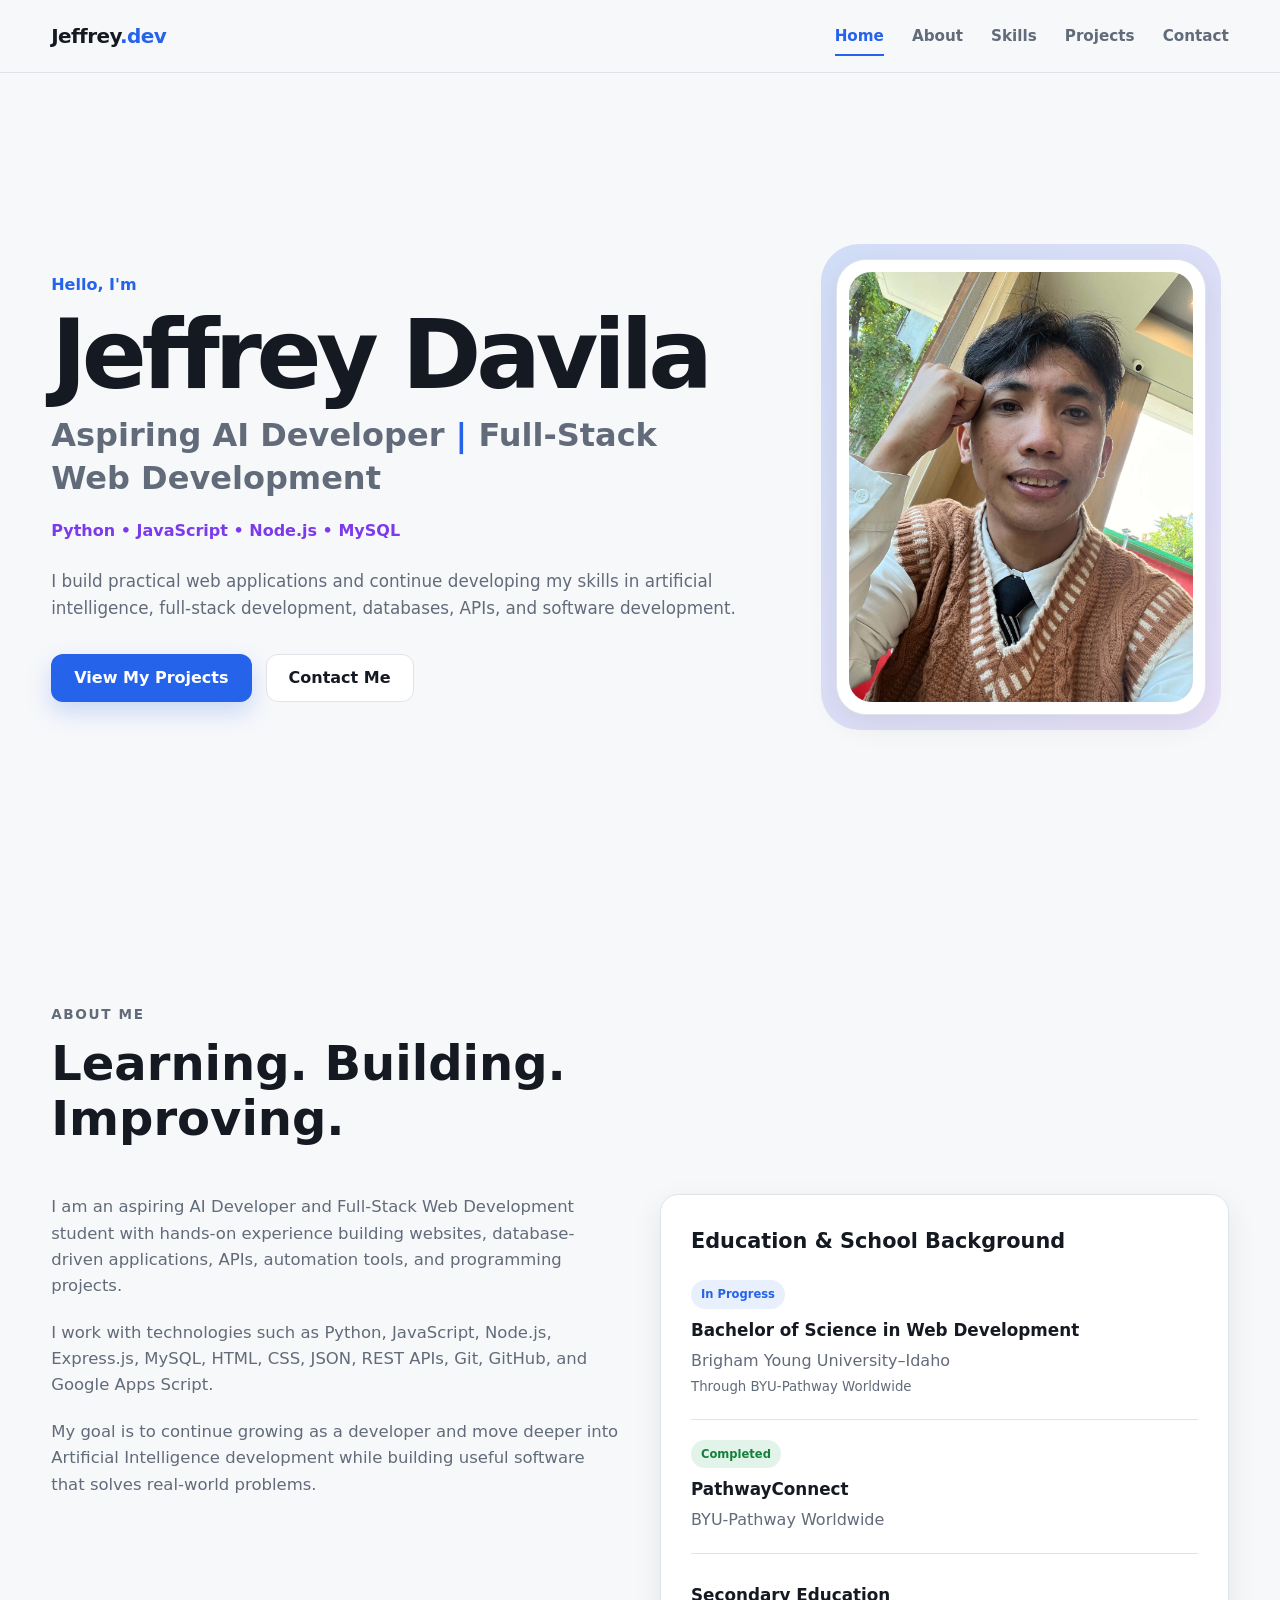
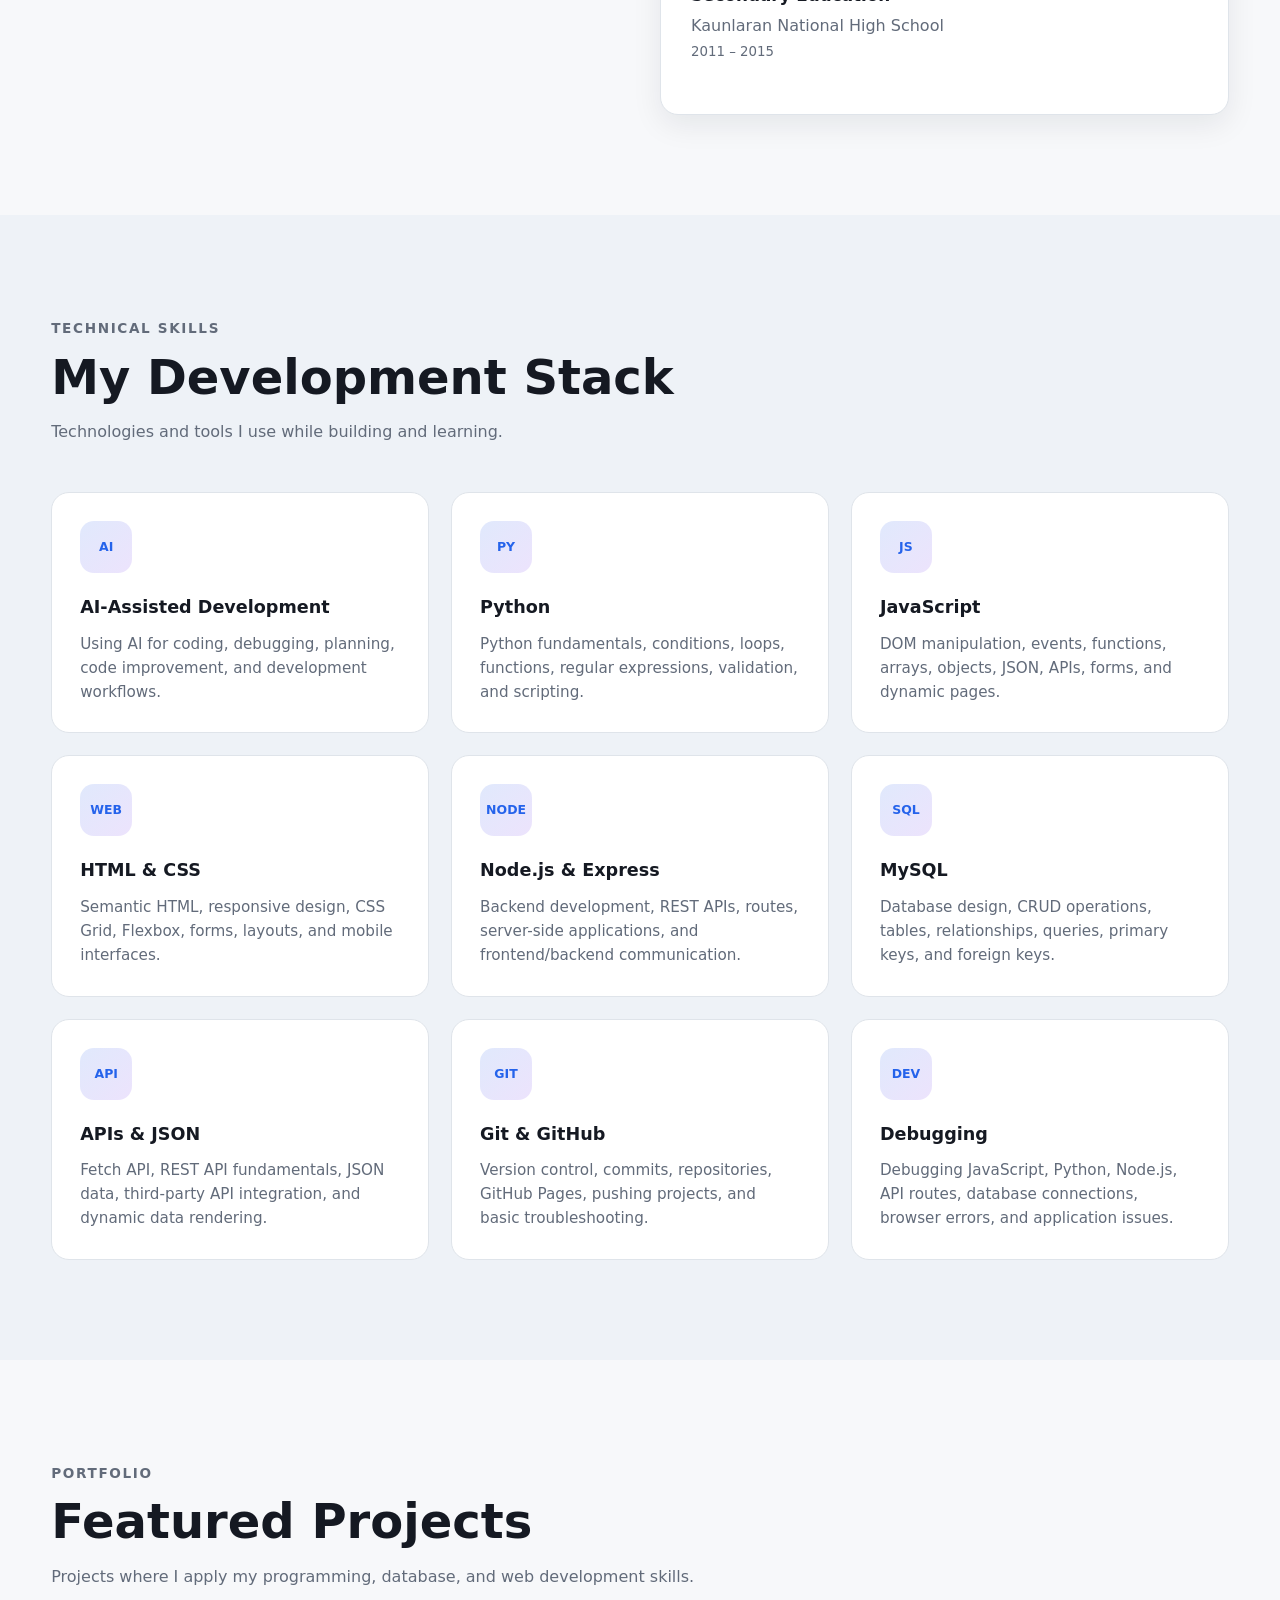
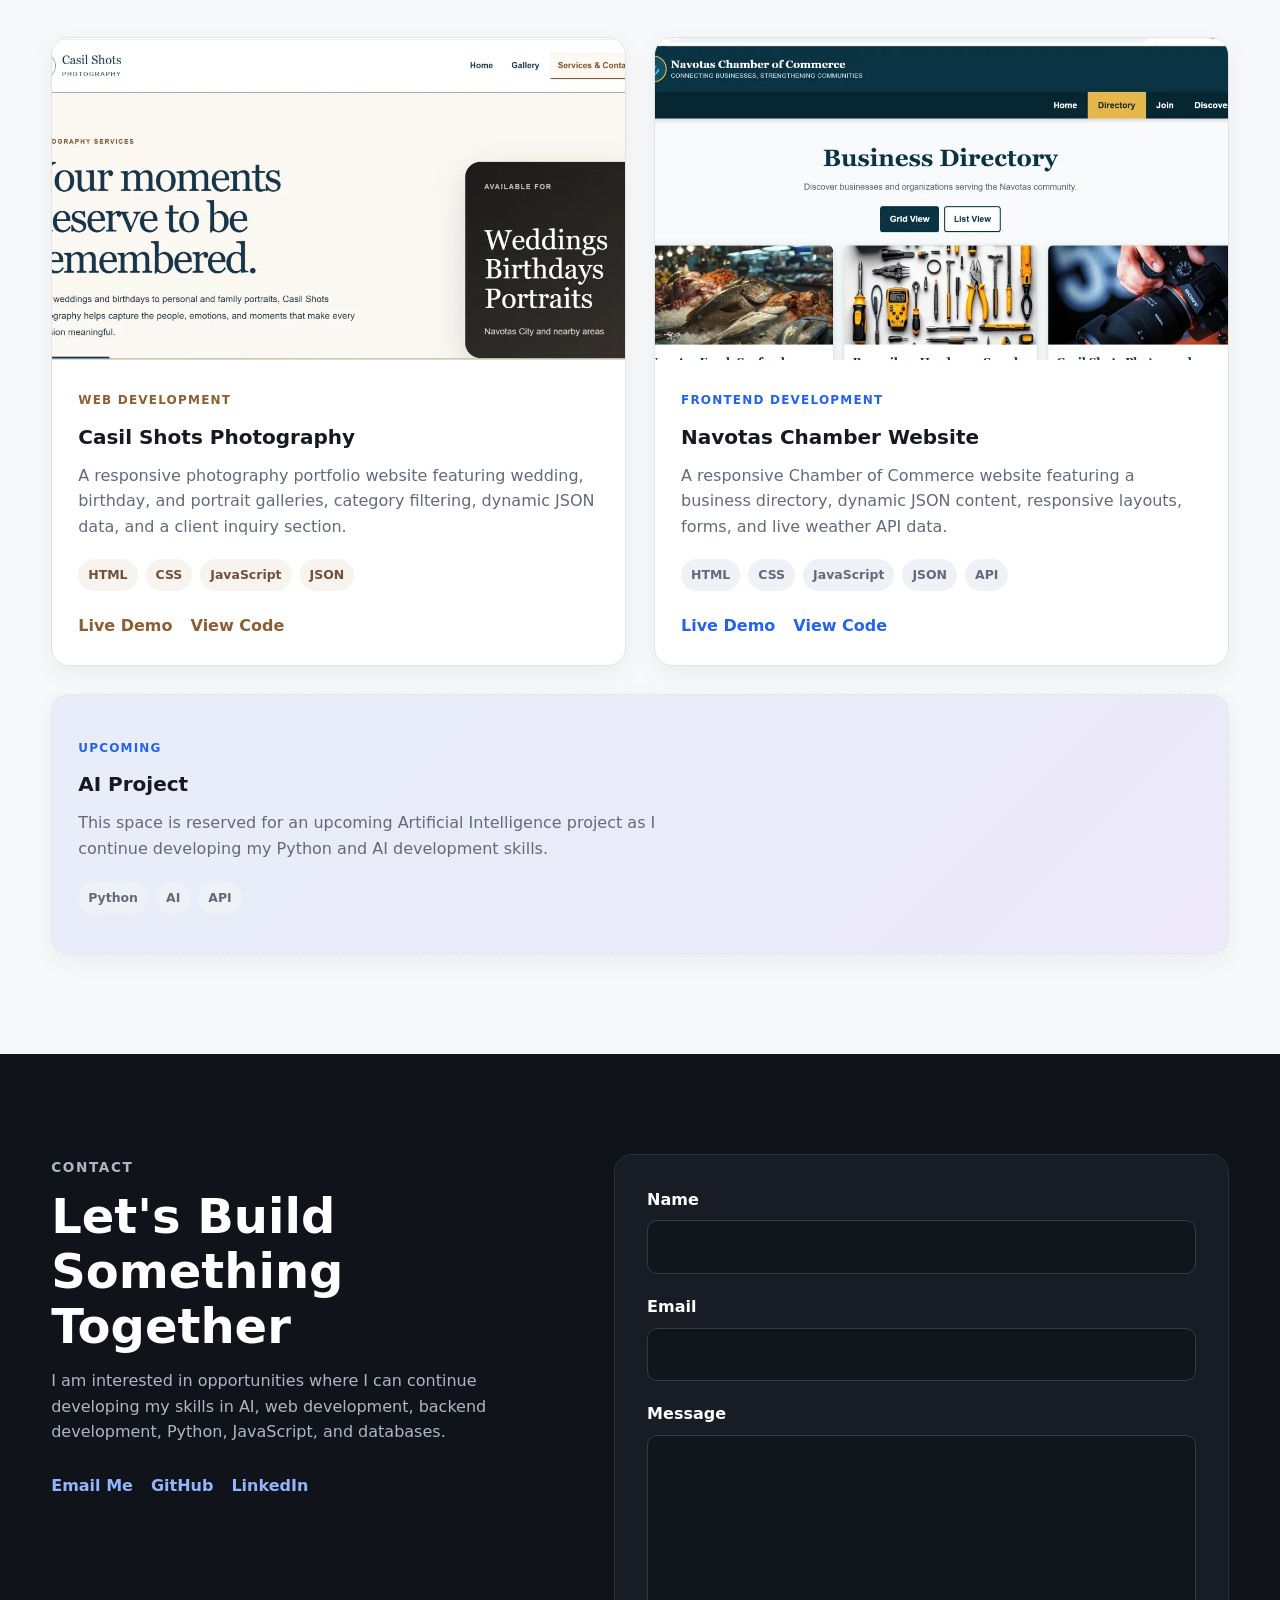
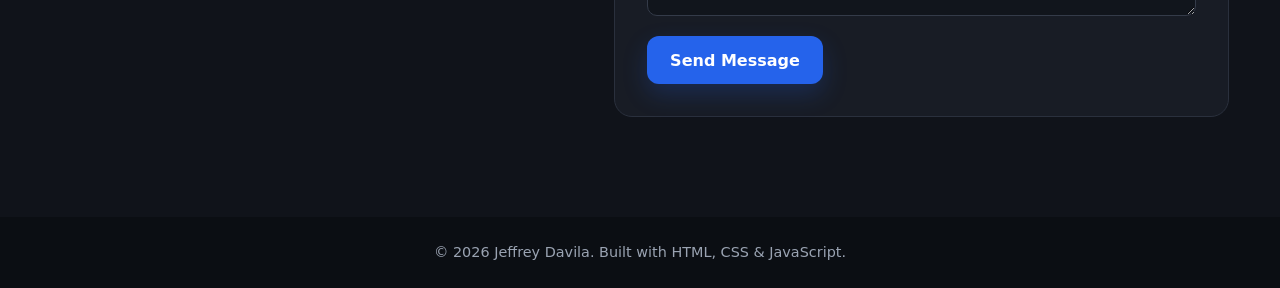
<file: index.html>
<!DOCTYPE html>
<html lang="en">

<head>
    <meta charset="UTF-8">
    <meta name="viewport" content="width=device-width, initial-scale=1.0">

    <title>Jeffrey Davila | AI & Full-Stack Developer Portfolio</title>

    <meta
        name="description"
        content="Portfolio of Jeffrey Davila, an aspiring AI Developer and Full-Stack Web Developer working with Python, JavaScript, Node.js, and MySQL."
    >

    <meta name="author" content="Jeffrey Davila">

    <link rel="stylesheet" href="styles/styles.css">
</head>

<body>

    <!-- HEADER -->
    <header class="site-header">
        <div class="container nav-container">

            <a href="#home" class="logo">
                Jeffrey<span>.dev</span>
            </a>

            <button
                class="menu-button"
                id="menuButton"
                aria-label="Open navigation menu"
                aria-expanded="false"
            >
                ☰
            </button>

            <nav class="main-navigation" id="mainNavigation">
                <a href="#home">Home</a>
                <a href="#about">About</a>
                <a href="#skills">Skills</a>
                <a href="#projects">Projects</a>
                <a href="#contact">Contact</a>
            </nav>

        </div>
    </header>


    <main>

        <!-- HOME -->
        <section class="hero" id="home">

            <div class="container hero-container">

                <div class="hero-content">

                    <p class="hero-label">
                        Hello, I'm
                    </p>

                    <h1>
                        Jeffrey Davila
                    </h1>

                    <h2>
                        Aspiring AI Developer
                        <span>|</span>
                        Full-Stack Web Development
                    </h2>

                    <p class="tech-headline">
                        Python • JavaScript • Node.js • MySQL
                    </p>

                    <p class="hero-description">
                        I build practical web applications and continue developing
                        my skills in artificial intelligence, full-stack development,
                        databases, APIs, and software development.
                    </p>

                    <div class="hero-buttons">

                        <a href="#projects" class="btn btn-primary">
                            View My Projects
                        </a>

                        <a href="#contact" class="btn btn-secondary">
                            Contact Me
                        </a>

                    </div>

                </div>


                <div class="hero-image">

                    <div class="profile-card">

                        <img
                            src="images/myprofile.webp"
                            alt="Jeffrey Davila profile photo"
                        >

                    </div>

                </div>

            </div>

        </section>


        <!-- ABOUT -->
        <section class="section" id="about">

            <div class="container">

                <div class="section-heading">

                    <p class="section-label">
                        About Me
                    </p>

                    <h2>
                        Learning. Building. Improving.
                    </h2>

                </div>


                <div class="about-grid">

                    <div class="about-content">

                        <p>
                            I am an aspiring AI Developer and Full-Stack Web
                            Development student with hands-on experience building
                            websites, database-driven applications, APIs, automation
                            tools, and programming projects.
                        </p>

                        <p>
                            I work with technologies such as Python, JavaScript,
                            Node.js, Express.js, MySQL, HTML, CSS, JSON, REST APIs,
                            Git, GitHub, and Google Apps Script.
                        </p>

                        <p>
                            My goal is to continue growing as a developer and move
                            deeper into Artificial Intelligence development while
                            building useful software that solves real-world problems.
                        </p>

                    </div>


                    <!-- EDUCATION -->
                    <div class="education-card">

                        <h3>
                            Education & School Background
                        </h3>

                        <article class="education-item">

                            <span class="education-status">
                                In Progress
                            </span>

                            <h4>
                                Bachelor of Science in Web Development
                            </h4>

                            <p>
                                Brigham Young University–Idaho
                            </p>

                            <small>
                                Through BYU-Pathway Worldwide
                            </small>

                        </article>


                        <article class="education-item">

                            <span class="education-status completed">
                                Completed
                            </span>

                            <h4>
                                PathwayConnect
                            </h4>

                            <p>
                                BYU-Pathway Worldwide
                            </p>

                        </article>


                        <article class="education-item">

                            <h4>
                                Secondary Education
                            </h4>

                            <p>
                                Kaunlaran National High School
                            </p>

                            <small>
                                2011 – 2015
                            </small>

                        </article>

                    </div>

                </div>

            </div>

        </section>


        <!-- SKILLS -->
        <section class="section skills-section" id="skills">

            <div class="container">

                <div class="section-heading">

                    <p class="section-label">
                        Technical Skills
                    </p>

                    <h2>
                        My Development Stack
                    </h2>

                    <p>
                        Technologies and tools I use while building and learning.
                    </p>

                </div>


                <div class="skills-grid">

                    <article class="skill-card">

                        <div class="skill-icon">
                            AI
                        </div>

                        <h3>
                            AI-Assisted Development
                        </h3>

                        <p>
                            Using AI for coding, debugging, planning,
                            code improvement, and development workflows.
                        </p>

                    </article>


                    <article class="skill-card">

                        <div class="skill-icon">
                            PY
                        </div>

                        <h3>
                            Python
                        </h3>

                        <p>
                            Python fundamentals, conditions, loops,
                            functions, regular expressions, validation,
                            and scripting.
                        </p>

                    </article>


                    <article class="skill-card">

                        <div class="skill-icon">
                            JS
                        </div>

                        <h3>
                            JavaScript
                        </h3>

                        <p>
                            DOM manipulation, events, functions, arrays,
                            objects, JSON, APIs, forms, and dynamic pages.
                        </p>

                    </article>


                    <article class="skill-card">

                        <div class="skill-icon">
                            WEB
                        </div>

                        <h3>
                            HTML & CSS
                        </h3>

                        <p>
                            Semantic HTML, responsive design, CSS Grid,
                            Flexbox, forms, layouts, and mobile interfaces.
                        </p>

                    </article>


                    <article class="skill-card">

                        <div class="skill-icon">
                            NODE
                        </div>

                        <h3>
                            Node.js & Express
                        </h3>

                        <p>
                            Backend development, REST APIs, routes,
                            server-side applications, and frontend/backend
                            communication.
                        </p>

                    </article>


                    <article class="skill-card">

                        <div class="skill-icon">
                            SQL
                        </div>

                        <h3>
                            MySQL
                        </h3>

                        <p>
                            Database design, CRUD operations, tables,
                            relationships, queries, primary keys, and
                            foreign keys.
                        </p>

                    </article>


                    <article class="skill-card">

                        <div class="skill-icon">
                            API
                        </div>

                        <h3>
                            APIs & JSON
                        </h3>

                        <p>
                            Fetch API, REST API fundamentals,
                            JSON data, third-party API integration,
                            and dynamic data rendering.
                        </p>

                    </article>


                    <article class="skill-card">

                        <div class="skill-icon">
                            GIT
                        </div>

                        <h3>
                            Git & GitHub
                        </h3>

                        <p>
                            Version control, commits, repositories,
                            GitHub Pages, pushing projects, and
                            basic troubleshooting.
                        </p>

                    </article>


                    <article class="skill-card">

                        <div class="skill-icon">
                            DEV
                        </div>

                        <h3>
                            Debugging
                        </h3>

                        <p>
                            Debugging JavaScript, Python, Node.js,
                            API routes, database connections,
                            browser errors, and application issues.
                        </p>

                    </article>

                </div>

            </div>

        </section>


        <!-- PROJECTS -->
        <section class="section" id="projects">

            <div class="container">

                <div class="section-heading">

                    <p class="section-label">
                        Portfolio
                    </p>

                    <h2>
                        Featured Projects
                    </h2>

                    <p>
                        Projects where I apply my programming,
                        database, and web development skills.
                    </p>

                </div>


                <div class="projects-grid">

                    <!-- CASIL SHOTS -->
                    <article class="project-card casilshots-card">

                        <div class="project-image">

                            <img
                                src="images/projects/casilshots.webp"
                                alt="Casil Shots Photography website project"
                            >

                        </div>

                        <div class="project-content">

                            <span class="project-type">
                                Web Development
                            </span>

                            <h3>
                                Casil Shots Photography
                            </h3>

                            <p>
                                A responsive photography portfolio website featuring
                                wedding, birthday, and portrait galleries, category
                                filtering, dynamic JSON data, and a client inquiry section.
                            </p>

                            <div class="project-tech">
                                <span>HTML</span>
                                <span>CSS</span>
                                <span>JavaScript</span>
                                <span>JSON</span>
                            </div>

                            <div class="project-links">

                                <a href="#" class="project-link">
                                    Live Demo
                                </a>

                                <a href="#" class="project-link">
                                    View Code
                                </a>

                            </div>

                        </div>

                    </article>


                    <!-- NAVOTAS CHAMBER -->
                    <article class="project-card">

                        <div class="project-image">

                            <img
                                src="images/projects/chamber.webp"
                                alt="Navotas Chamber of Commerce website project"
                            >

                        </div>

                        <div class="project-content">

                            <span class="project-type">
                                Frontend Development
                            </span>

                            <h3>
                                Navotas Chamber Website
                            </h3>

                            <p>
                                A responsive Chamber of Commerce website featuring
                                a business directory, dynamic JSON content,
                                responsive layouts, forms, and live weather API data.
                            </p>

                            <div class="project-tech">
                                <span>HTML</span>
                                <span>CSS</span>
                                <span>JavaScript</span>
                                <span>JSON</span>
                                <span>API</span>
                            </div>

                            <div class="project-links">

                                <a href="#" class="project-link">
                                    Live Demo
                                </a>

                                <a href="#" class="project-link">
                                    View Code
                                </a>

                            </div>

                        </div>

                    </article>


                    <!-- FUTURE AI PROJECT -->
                    <article class="project-card future-project">

                        <div class="project-content">

                            <span class="project-type">
                                Upcoming
                            </span>

                            <h3>
                                AI Project
                            </h3>

                            <p>
                                This space is reserved for an upcoming Artificial
                                Intelligence project as I continue developing my
                                Python and AI development skills.
                            </p>

                            <div class="project-tech">
                                <span>Python</span>
                                <span>AI</span>
                                <span>API</span>
                            </div>

                        </div>

                    </article>

                </div>

            </div>

        </section>


        <!-- CONTACT -->
        <section class="section contact-section" id="contact">

            <div class="container">

                <div class="contact-container">

                    <div class="contact-info">

                        <p class="section-label">
                            Contact
                        </p>

                        <h2>
                            Let's Build Something Together
                        </h2>

                        <p>
                            I am interested in opportunities where I can continue
                            developing my skills in AI, web development,
                            backend development, Python, JavaScript, and databases.
                        </p>

                        <div class="contact-links">

                            <a href="mailto:your-email@example.com">
                                Email Me
                            </a>

                            <a
                                href="https://github.com/jeffdavila01"
                                target="_blank"
                                rel="noopener"
                            >
                                GitHub
                            </a>

                            <a href="#" target="_blank" rel="noopener">
                                LinkedIn
                            </a>

                        </div>

                    </div>


                    <form class="contact-form" id="contactForm">

                        <div class="form-group">

                            <label for="name">
                                Name
                            </label>

                            <input
                                type="text"
                                id="name"
                                name="name"
                                required
                            >

                        </div>


                        <div class="form-group">

                            <label for="email">
                                Email
                            </label>

                            <input
                                type="email"
                                id="email"
                                name="email"
                                required
                            >

                        </div>


                        <div class="form-group">

                            <label for="message">
                                Message
                            </label>

                            <textarea
                                id="message"
                                name="message"
                                rows="6"
                                required
                            ></textarea>

                        </div>


                        <button
                            type="submit"
                            class="btn btn-primary"
                        >
                            Send Message
                        </button>

                    </form>

                </div>

            </div>

        </section>

    </main>


    <!-- FOOTER -->
    <footer class="site-footer">

        <div class="container footer-container">

            <p>
                © <span id="currentYear"></span> Jeffrey Davila.
                Built with HTML, CSS & JavaScript.
            </p>

        </div>

    </footer>


    <script src="scripts/main.js"></script>

</body>

</html>
</file>
<file: styles/styles.css>
/* =========================================
   MYPROFILE PORTFOLIO
   Jeffrey Davila
   ========================================= */

:root {
    --bg: #f7f8fa;
    --surface: #ffffff;
    --surface-soft: #eef2f7;

    --text: #151922;
    --text-soft: #626b7a;

    --primary: #2563eb;
    --primary-dark: #1d4ed8;
    --accent: #7c3aed;

    --border: #dfe4ea;

    --shadow:
        0 10px 30px rgba(15, 23, 42, 0.08);

    --radius: 18px;

    --max-width: 1180px;
}


/* =========================================
   RESET
   ========================================= */

* {
    box-sizing: border-box;
    margin: 0;
    padding: 0;
}

html {
    scroll-behavior: smooth;
}

body {
    font-family:
        Inter,
        system-ui,
        -apple-system,
        BlinkMacSystemFont,
        "Segoe UI",
        sans-serif;

    background: var(--bg);
    color: var(--text);
    line-height: 1.6;
}

img {
    display: block;
    max-width: 100%;
}

a {
    color: inherit;
    text-decoration: none;
}

button,
input,
textarea {
    font: inherit;
}


/* =========================================
   GLOBAL
   ========================================= */

.container {
    width: min(92%, var(--max-width));
    margin-inline: auto;
}

.section {
    padding: 100px 0;
}

.section-heading {
    max-width: 720px;
    margin-bottom: 48px;
}

.section-label {
    display: inline-block;

    margin-bottom: 10px;

    color: var(--primary);

    font-size: 0.85rem;
    font-weight: 800;

    letter-spacing: 0.12em;
    text-transform: uppercase;
}

.section-heading h2,
.contact-info h2 {
    margin-bottom: 14px;

    font-size: clamp(2rem, 4vw, 3rem);
    line-height: 1.15;
}

.section-heading p,
.contact-info p {
    color: var(--text-soft);
}


/* =========================================
   HEADER
   ========================================= */

.site-header {
    position: sticky;
    top: 0;

    z-index: 1000;

    background: rgba(247, 248, 250, 0.92);

    border-bottom: 1px solid var(--border);

    backdrop-filter: blur(12px);
}

.nav-container {
    min-height: 72px;

    display: flex;
    align-items: center;
    justify-content: space-between;
}

.logo {
    font-size: 1.25rem;
    font-weight: 900;

    letter-spacing: -0.03em;
}

.logo span {
    color: var(--primary);
}

.main-navigation {
    display: flex;
    align-items: center;

    gap: 28px;
}

.main-navigation a {
    position: relative;

    color: var(--text-soft);

    font-size: 0.95rem;
    font-weight: 700;

    transition: color 0.25s ease;
}

.main-navigation a:hover,
.main-navigation a.active {
    color: var(--primary);
}

.main-navigation a::after {
    content: "";

    position: absolute;

    left: 0;
    bottom: -8px;

    width: 0;
    height: 2px;

    background: var(--primary);

    transition: width 0.25s ease;
}

.main-navigation a:hover::after,
.main-navigation a.active::after {
    width: 100%;
}

.menu-button {
    display: none;

    border: 0;

    background: transparent;
    color: var(--text);

    font-size: 1.8rem;

    cursor: pointer;
}


/* =========================================
   HERO
   ========================================= */

.hero {
    min-height: calc(100vh - 72px);

    display: flex;
    align-items: center;

    padding: 80px 0;
}

.hero-container {
    display: grid;

    grid-template-columns: 1.25fr 0.75fr;

    align-items: center;

    gap: 70px;
}

.hero-label {
    margin-bottom: 10px;

    color: var(--primary);

    font-weight: 800;
}

.hero-content h1 {
    margin-bottom: 12px;

    font-size: clamp(3rem, 8vw, 6rem);
    line-height: 0.98;

    letter-spacing: -0.055em;
}

.hero-content h2 {
    max-width: 800px;

    color: var(--text-soft);

    font-size: clamp(1.25rem, 3vw, 2rem);

    line-height: 1.35;
}

.hero-content h2 span {
    color: var(--primary);
}

.tech-headline {
    margin-top: 18px;

    color: var(--accent);

    font-weight: 800;
}

.hero-description {
    max-width: 700px;

    margin-top: 24px;

    color: var(--text-soft);

    font-size: 1.05rem;
}

.hero-buttons {
    display: flex;
    flex-wrap: wrap;

    gap: 14px;

    margin-top: 32px;
}


/* =========================================
   BUTTONS
   ========================================= */

.btn {
    min-height: 48px;

    display: inline-flex;
    align-items: center;
    justify-content: center;

    padding: 0 22px;

    border: 1px solid transparent;
    border-radius: 12px;

    font-weight: 800;

    transition:
        transform 0.2s ease,
        box-shadow 0.2s ease,
        background 0.2s ease,
        border-color 0.2s ease;
}

.btn:hover {
    transform: translateY(-2px);
}

.btn-primary {
    background: var(--primary);
    color: #ffffff;

    box-shadow:
        0 10px 25px rgba(37, 99, 235, 0.22);
}

.btn-primary:hover {
    background: var(--primary-dark);
}

.btn-secondary {
    background: var(--surface);

    border-color: var(--border);
}

.btn-secondary:hover {
    box-shadow: var(--shadow);
}


/* =========================================
   PROFILE
   ========================================= */

.hero-image {
    display: flex;
    justify-content: center;
}

.profile-card {
    position: relative;

    width: min(100%, 370px);

    padding: 12px;

    background: var(--surface);

    border: 1px solid var(--border);
    border-radius: 30px;

    box-shadow: var(--shadow);
}

.profile-card::before {
    content: "";

    position: absolute;

    inset: -16px;

    z-index: -1;

    border-radius: 38px;

    background:
        linear-gradient(
            135deg,
            rgba(37, 99, 235, 0.18),
            rgba(124, 58, 237, 0.12)
        );
}

.profile-card img {
    width: 100%;

    aspect-ratio: 4 / 5;

    object-fit: cover;

    border-radius: 22px;
}


/* =========================================
   ABOUT
   ========================================= */

.about-grid {
    display: grid;

    grid-template-columns: 1fr 1fr;

    gap: 40px;

    align-items: start;
}

.about-content {
    display: grid;

    gap: 20px;
}

.about-content p {
    color: var(--text-soft);

    font-size: 1.03rem;
}

.education-card {
    padding: 30px;

    background: var(--surface);

    border: 1px solid var(--border);
    border-radius: var(--radius);

    box-shadow: var(--shadow);
}

.education-card > h3 {
    margin-bottom: 22px;

    font-size: 1.3rem;
}

.education-item {
    padding: 20px 0;

    border-top: 1px solid var(--border);
}

.education-item:first-of-type {
    padding-top: 0;

    border-top: 0;
}

.education-item h4 {
    margin: 8px 0 4px;

    font-size: 1.05rem;
}

.education-item p,
.education-item small {
    color: var(--text-soft);
}

.education-status {
    display: inline-block;

    padding: 5px 10px;

    background: rgba(37, 99, 235, 0.1);
    color: var(--primary);

    border-radius: 999px;

    font-size: 0.72rem;
    font-weight: 800;
}

.education-status.completed {
    background: rgba(22, 163, 74, 0.12);
    color: #15803d;
}


/* =========================================
   SKILLS
   ========================================= */

.skills-section {
    background: var(--surface-soft);
}

.skills-grid {
    display: grid;

    grid-template-columns:
        repeat(3, minmax(0, 1fr));

    gap: 22px;
}

.skill-card {
    padding: 28px;

    background: var(--surface);

    border: 1px solid var(--border);
    border-radius: var(--radius);

    transition:
        transform 0.25s ease,
        box-shadow 0.25s ease,
        border-color 0.25s ease;
}

.skill-card:hover {
    transform: translateY(-5px);

    border-color: rgba(37, 99, 235, 0.4);

    box-shadow: var(--shadow);
}

.skill-icon {
    width: 52px;
    height: 52px;

    display: grid;

    place-items: center;

    margin-bottom: 20px;

    background:
        linear-gradient(
            135deg,
            rgba(37, 99, 235, 0.14),
            rgba(124, 58, 237, 0.14)
        );

    color: var(--primary);

    border-radius: 14px;

    font-size: 0.78rem;
    font-weight: 900;
}

.skill-card h3 {
    margin-bottom: 10px;

    font-size: 1.1rem;
}

.skill-card p {
    color: var(--text-soft);

    font-size: 0.95rem;
}


/* =========================================
   PROJECTS
   ========================================= */

.projects-grid {
    display: grid;

    grid-template-columns:
        repeat(2, minmax(0, 1fr));

    gap: 28px;
}

.project-card {
    overflow: hidden;

    background: var(--surface);

    border: 1px solid var(--border);
    border-radius: var(--radius);

    box-shadow:
        0 8px 24px rgba(15, 23, 42, 0.05);

    transition:
        transform 0.25s ease,
        box-shadow 0.25s ease,
        border-color 0.25s ease;
}

.project-card:hover {
    transform: translateY(-5px);

    box-shadow: var(--shadow);
}

.project-image {
    overflow: hidden;

    background: var(--surface-soft);
}

.project-image img {
    width: 100%;

    aspect-ratio: 16 / 9;

    object-fit: cover;

    transition: transform 0.35s ease;
}

.project-card:hover .project-image img {
    transform: scale(1.025);
}

.project-content {
    padding: 26px;
}

.project-type {
    display: inline-block;

    margin-bottom: 10px;

    color: var(--primary);

    font-size: 0.75rem;
    font-weight: 900;

    text-transform: uppercase;

    letter-spacing: 0.1em;
}

.project-content h3 {
    margin-bottom: 10px;

    font-size: 1.25rem;
}

.project-content p {
    color: var(--text-soft);
}

.project-tech {
    display: flex;
    flex-wrap: wrap;

    gap: 8px;

    margin-top: 20px;
}

.project-tech span {
    padding: 6px 10px;

    background: var(--surface-soft);
    color: var(--text-soft);

    border-radius: 999px;

    font-size: 0.78rem;
    font-weight: 700;
}

.project-links {
    display: flex;

    gap: 18px;

    margin-top: 22px;
}

.project-link {
    color: var(--primary);

    font-weight: 800;
}

.project-link:hover {
    text-decoration: underline;
}


/* =========================================
   CASIL SHOTS PROJECT
   ========================================= */

.casilshots-card .project-image {
    background: #f7f3ee;
}

.casilshots-card .project-type {
    color: #8b5e34;
}

.casilshots-card .project-tech span {
    background: #f7f3ee;
    color: #72513a;
}

.casilshots-card .project-link {
    color: #8b5e34;
}

.casilshots-card:hover {
    border-color: rgba(139, 94, 52, 0.35);
}

.casilshots-card .project-image img {
    object-position: center;
}


/* =========================================
   FUTURE AI PROJECT
   ========================================= */

.future-project {
    grid-column: 1 / -1;

    min-height: 260px;

    display: flex;
    align-items: center;

    background:
        linear-gradient(
            135deg,
            rgba(37, 99, 235, 0.07),
            rgba(124, 58, 237, 0.08)
        );

    border-style: dashed;
}

.future-project .project-content {
    max-width: 700px;
}


/* =========================================
   CONTACT
   ========================================= */

.contact-section {
    background: #10131a;
    color: #ffffff;
}

.contact-container {
    display: grid;

    grid-template-columns: 0.9fr 1.1fr;

    gap: 60px;

    align-items: start;
}

.contact-info p {
    color: #aeb6c5;
}

.contact-links {
    display: flex;
    flex-wrap: wrap;

    gap: 18px;

    margin-top: 28px;
}

.contact-links a {
    color: #93b4ff;

    font-weight: 800;
}

.contact-links a:hover {
    color: #ffffff;
}

.contact-form {
    padding: 32px;

    background: #181c25;

    border: 1px solid #2a303d;
    border-radius: var(--radius);
}

.form-group {
    display: grid;

    gap: 8px;

    margin-bottom: 20px;
}

.form-group label {
    font-weight: 700;
}

.form-group input,
.form-group textarea {
    width: 100%;

    padding: 13px 14px;

    background: #11151c;
    color: #ffffff;

    border: 1px solid #343b49;
    border-radius: 10px;

    outline: none;
}

.form-group input:focus,
.form-group textarea:focus {
    border-color: #6592ff;

    box-shadow:
        0 0 0 3px rgba(37, 99, 235, 0.16);
}

.form-group textarea {
    resize: vertical;
}


/* =========================================
   FOOTER
   ========================================= */

.site-footer {
    padding: 24px 0;

    background: #0b0e13;
    color: #9aa3b2;

    text-align: center;
}

.footer-container {
    font-size: 0.9rem;
}


/* =========================================
   SCROLL ANIMATION
   ========================================= */

.reveal {
    opacity: 0;

    transform: translateY(24px);

    transition:
        opacity 0.6s ease,
        transform 0.6s ease;
}

.reveal.visible {
    opacity: 1;

    transform: translateY(0);
}


/* =========================================
   TABLET
   ========================================= */

@media (max-width: 900px) {

    .hero-container,
    .about-grid,
    .contact-container {
        grid-template-columns: 1fr;
    }

    .hero-content {
        order: 1;
    }

    .hero-image {
        order: 2;

        justify-content: flex-start;
    }

    .profile-card {
        max-width: 320px;
    }

    .skills-grid {
        grid-template-columns:
            repeat(2, minmax(0, 1fr));
    }

    .projects-grid {
        grid-template-columns: 1fr;
    }

    .future-project {
        grid-column: auto;
    }
}


/* =========================================
   MOBILE
   ========================================= */

@media (max-width: 720px) {

    .section {
        padding: 75px 0;
    }

    .menu-button {
        display: block;
    }

    .main-navigation {
        position: absolute;

        top: 72px;
        left: 0;
        right: 0;

        display: none;

        flex-direction: column;
        align-items: stretch;

        gap: 0;

        padding: 12px 4% 18px;

        background: var(--surface);

        border-bottom: 1px solid var(--border);

        box-shadow:
            0 14px 30px rgba(15, 23, 42, 0.08);
    }

    .main-navigation.open {
        display: flex;
    }

    .main-navigation a {
        padding: 13px 4px;
    }

    .main-navigation a::after {
        display: none;
    }

    .hero {
        min-height: auto;

        padding: 70px 0;
    }

    .hero-container {
        gap: 45px;
    }

    .hero-content h1 {
        font-size: clamp(2.7rem, 15vw, 4.5rem);
    }

    .hero-buttons {
        flex-direction: column;
    }

    .btn {
        width: 100%;
    }

    .skills-grid {
        grid-template-columns: 1fr;
    }

    .project-links {
        flex-wrap: wrap;
    }

    .contact-form {
        padding: 24px;
    }
}


/* =========================================
   SMALL MOBILE
   ========================================= */

@media (max-width: 480px) {

    .container {
        width: min(90%, var(--max-width));
    }

    .hero-content h2 {
        font-size: 1.2rem;
    }

    .education-card,
    .skill-card,
    .project-content {
        padding: 22px;
    }
}
</file>
